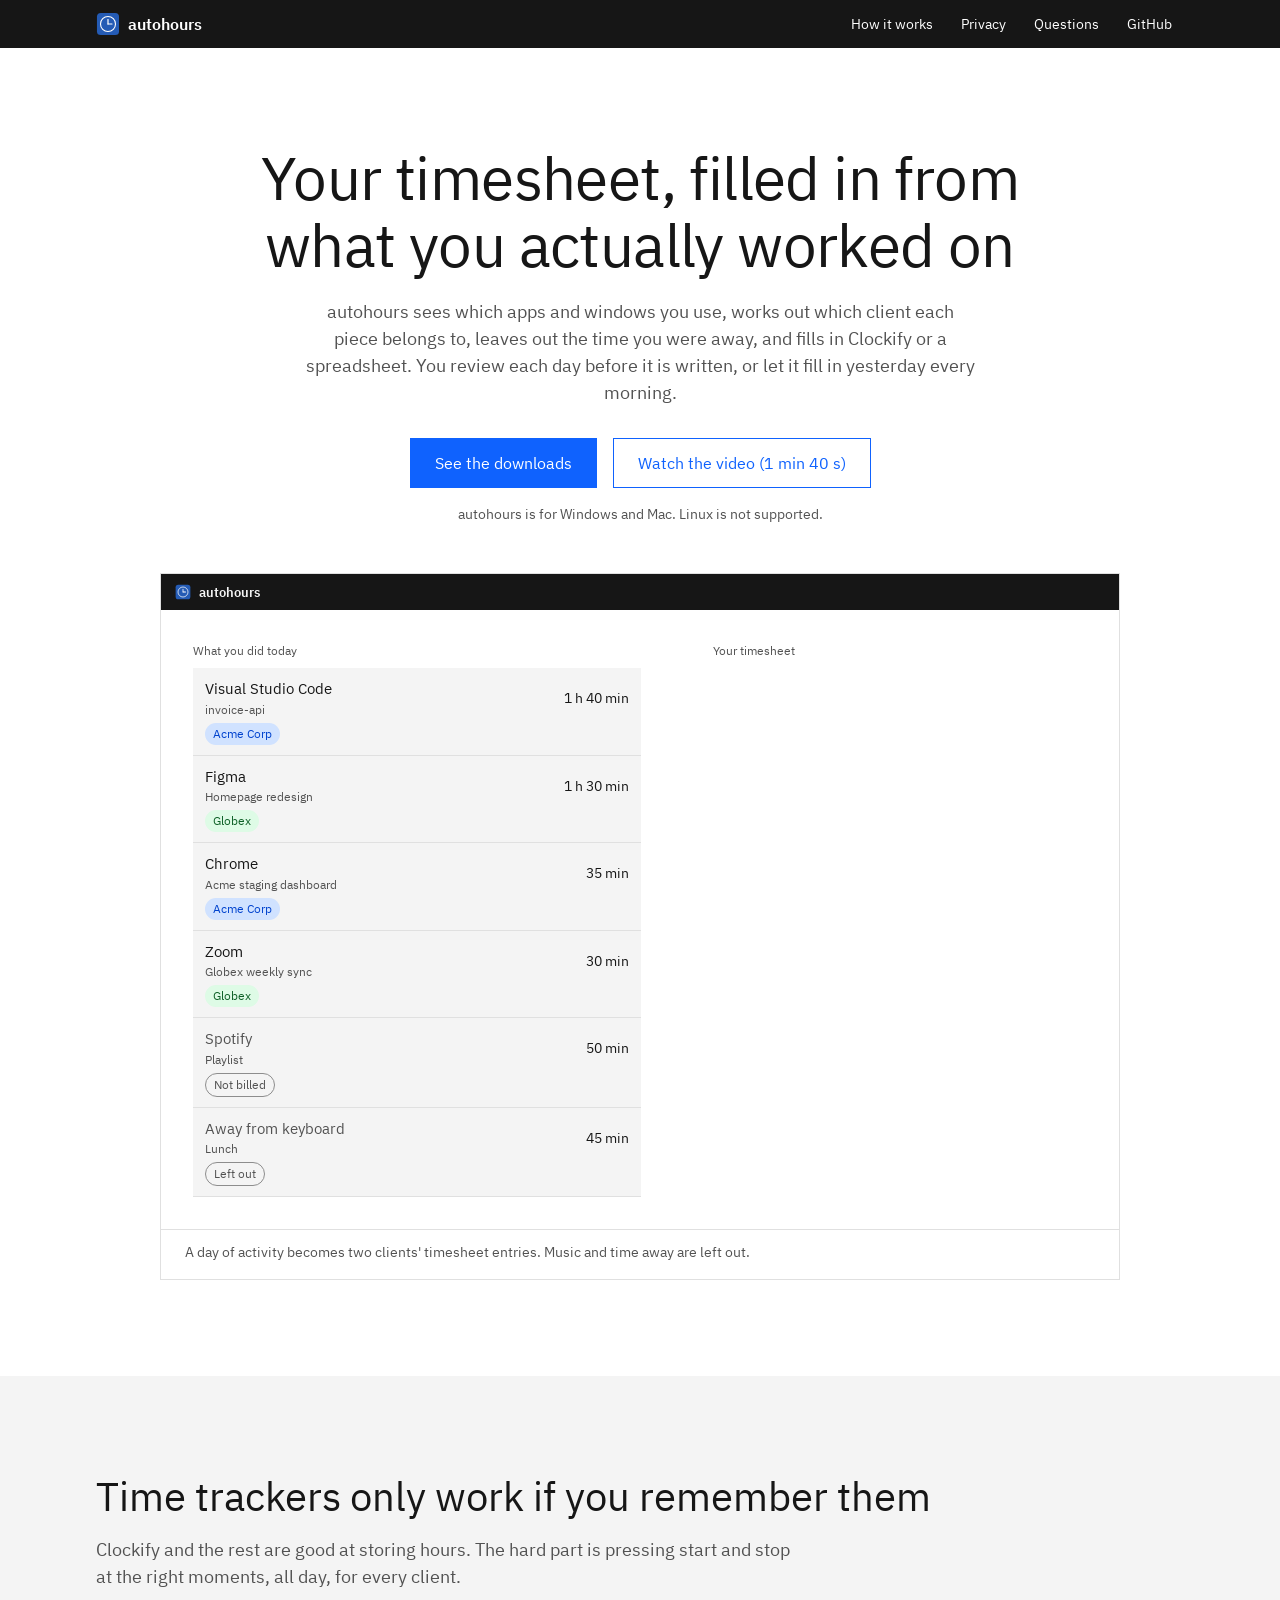
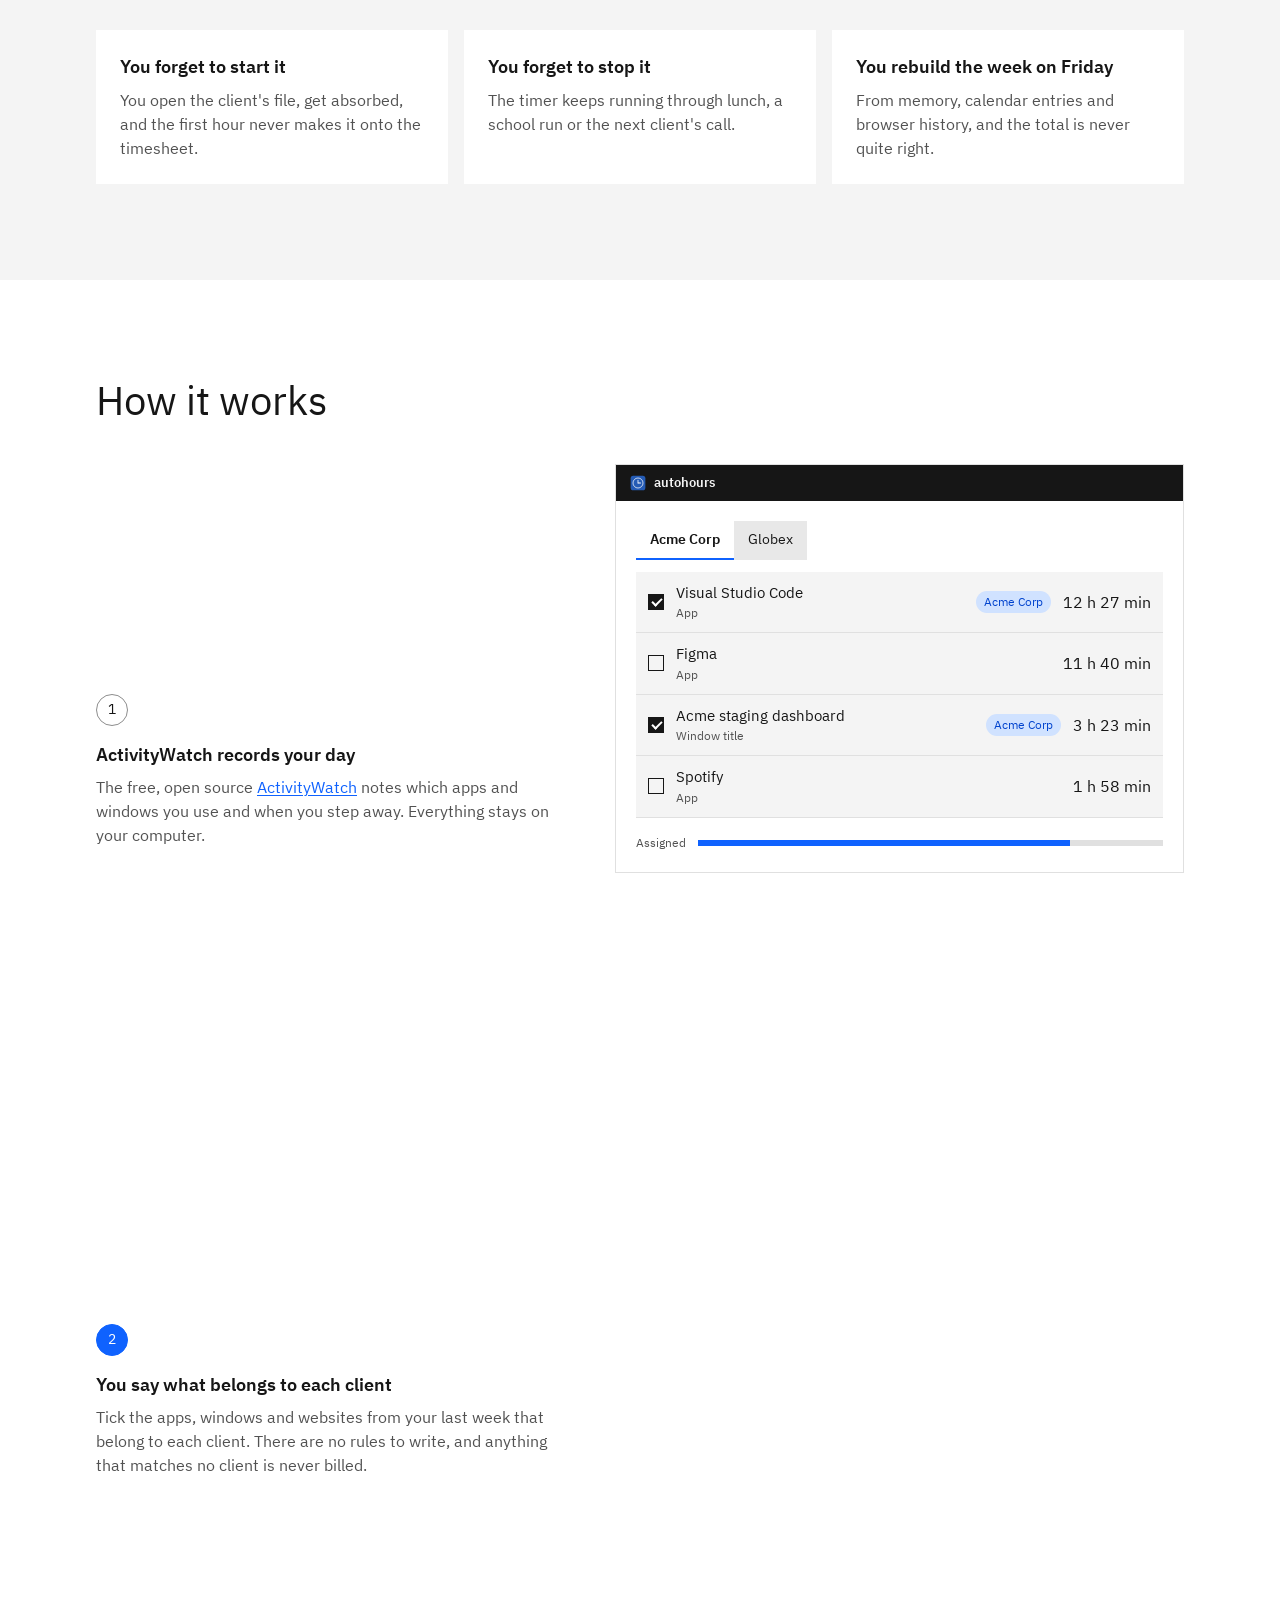
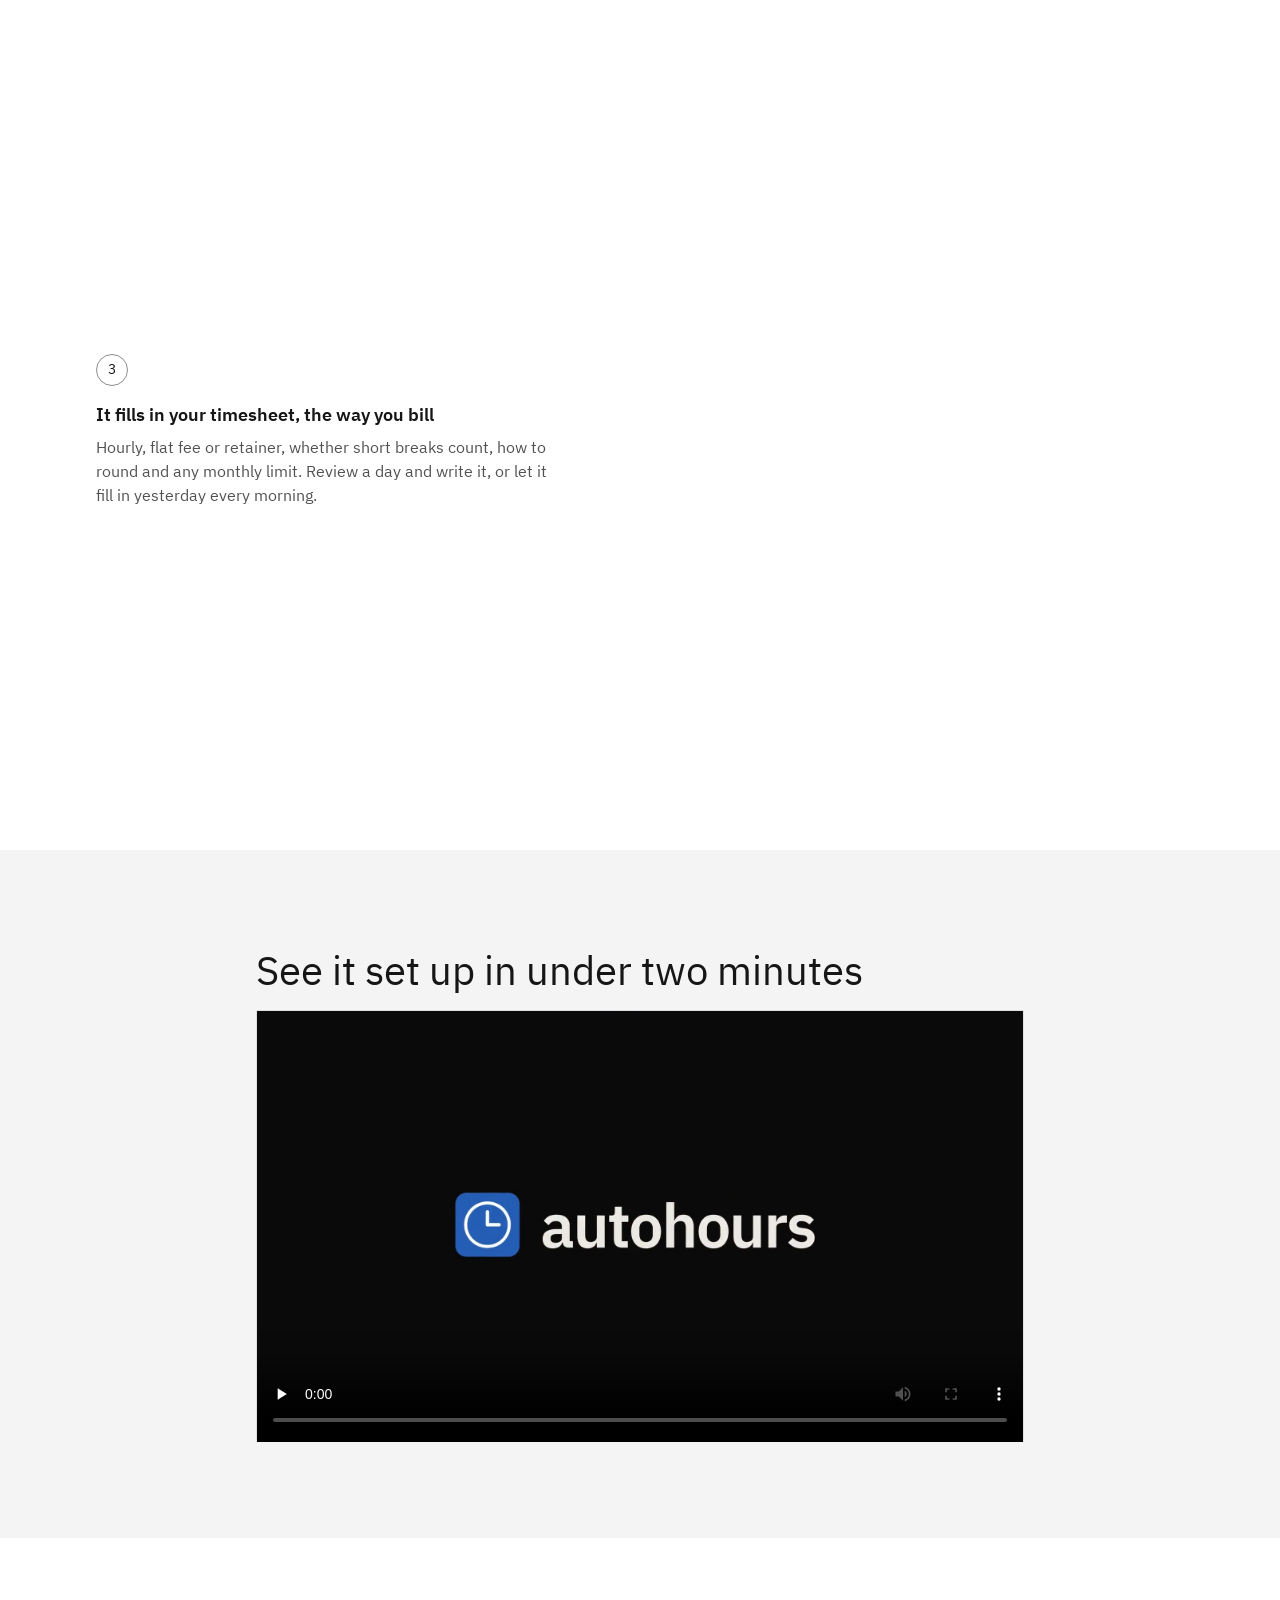
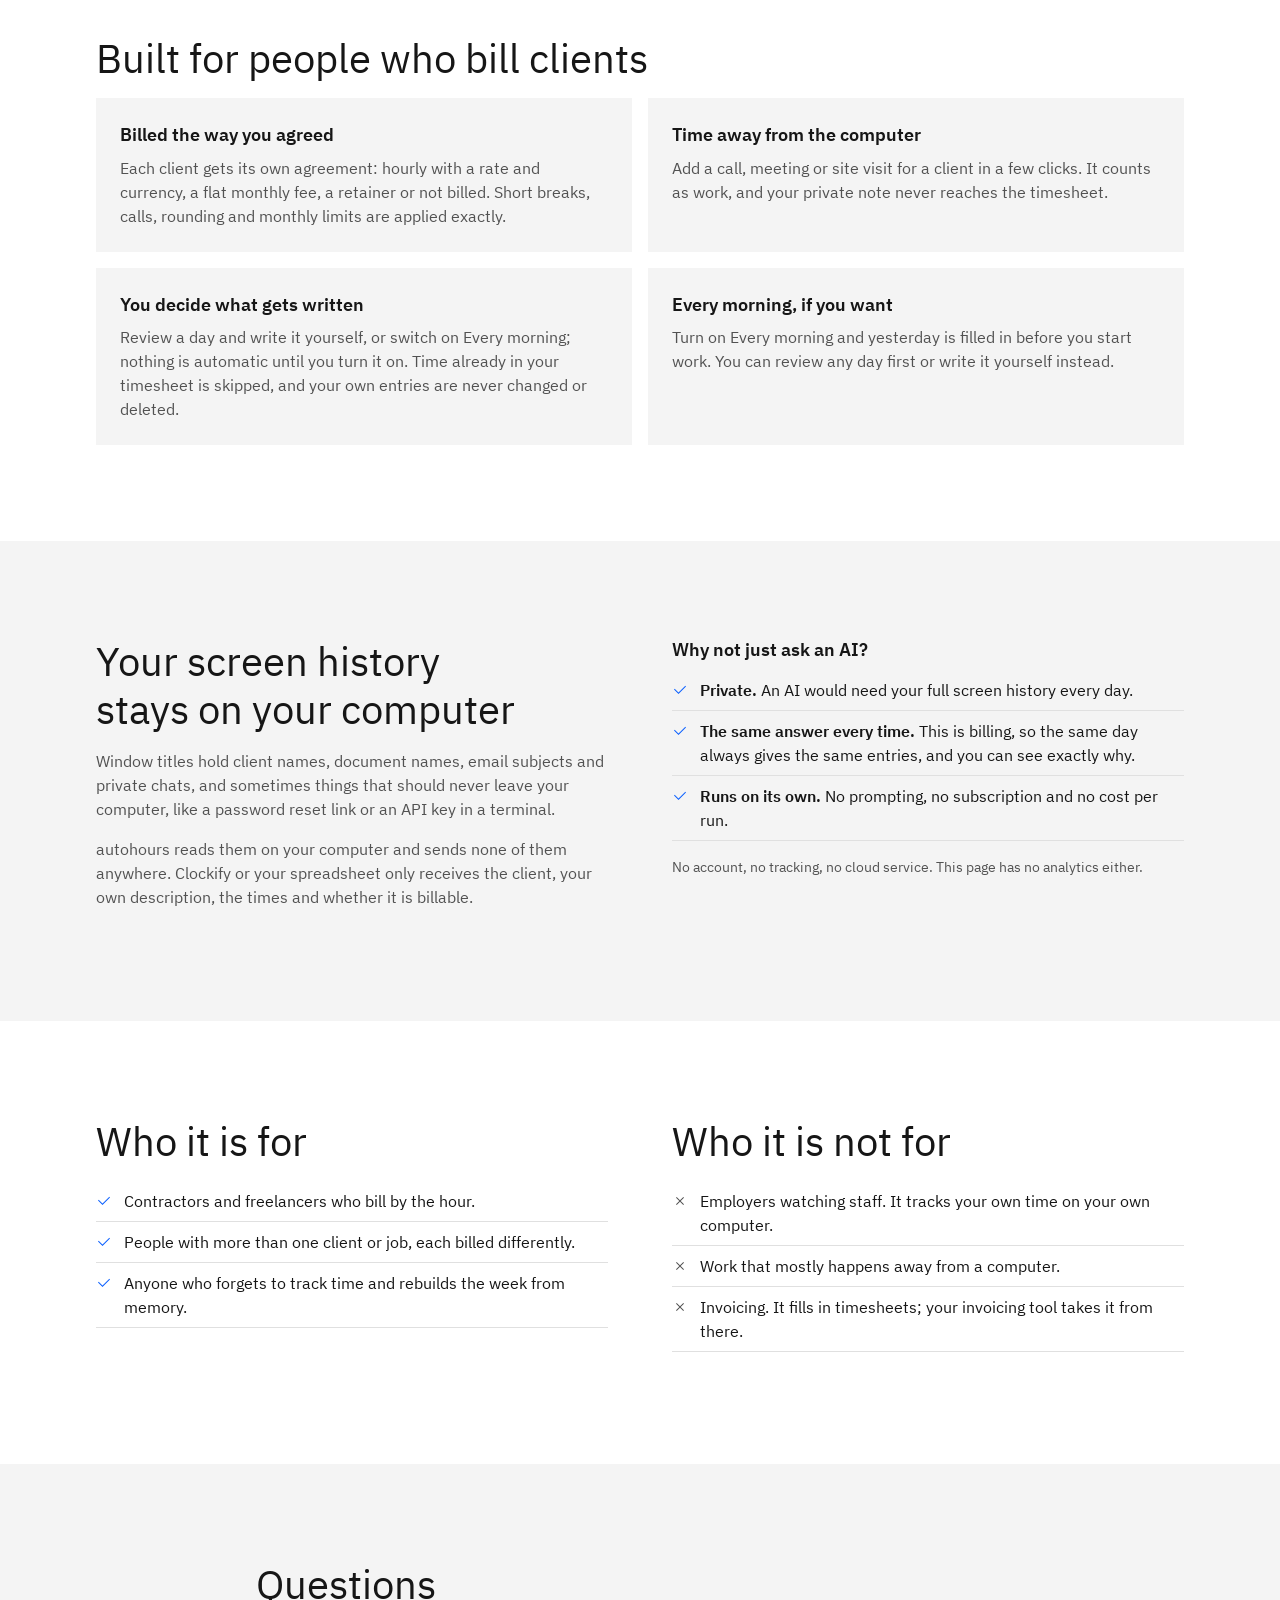
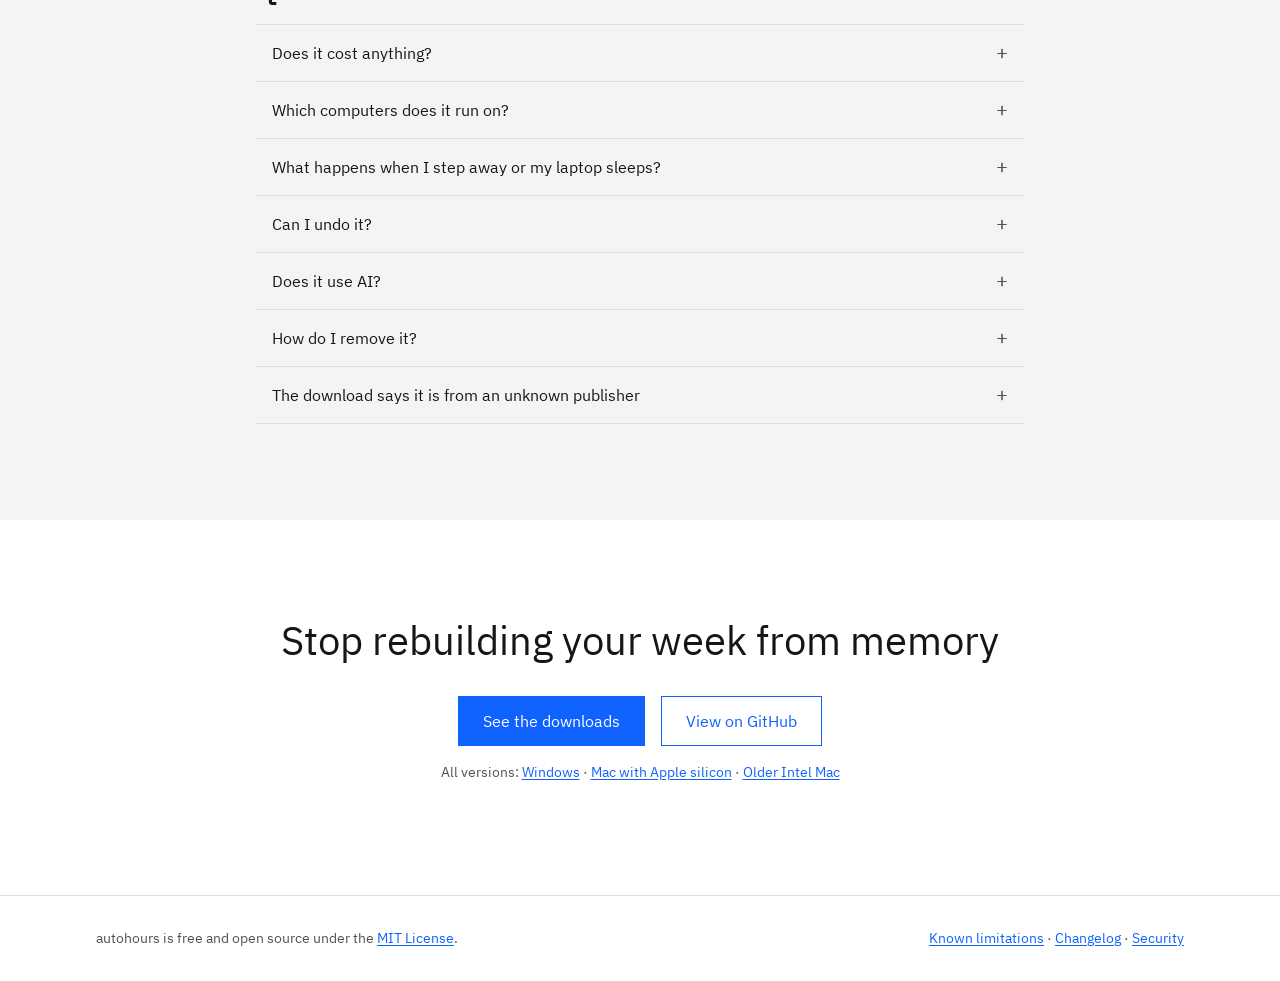
<file: site/index.html>
<!doctype html>
<html lang="en">
<head>
  <meta charset="utf-8">
  <meta name="viewport" content="width=device-width, initial-scale=1">
  <title>autohours: automatic timesheets from what you actually worked on</title>
  <meta name="description" content="Free, private time tracking without timers. autohours turns your ActivityWatch activity into Clockify or spreadsheet timesheets for each client, billed your way, and leaves out time you were away. Windows and Mac.">
  <link rel="canonical" href="https://autohours.vercel.app/">
  <meta name="robots" content="index, follow, max-image-preview:large">
  <meta name="theme-color" content="#161616">
  <meta name="color-scheme" content="light dark">
  <meta property="og:type" content="website">
  <meta property="og:site_name" content="autohours">
  <meta property="og:url" content="https://autohours.vercel.app/">
  <meta property="og:title" content="autohours: your timesheet, filled in from what you actually worked on">
  <meta property="og:description" content="Free, private and open source. Turns your computer activity into Clockify or spreadsheet timesheets for each client, without timers.">
  <meta property="og:image" content="https://autohours.vercel.app/assets/social-card.png">
  <meta property="og:image:width" content="1200">
  <meta property="og:image:height" content="630">
  <meta property="og:image:alt" content="autohours: a timesheet with Acme Corp 2 hours 15 minutes and Globex 2 hours, 460 CAD in total.">
  <meta property="og:locale" content="en">
  <meta name="twitter:card" content="summary_large_image">
  <meta name="twitter:title" content="autohours: your timesheet, filled in from what you actually worked on">
  <meta name="twitter:description" content="Free, private and open source timesheets from what you actually worked on, without timers.">
  <meta name="twitter:image" content="https://autohours.vercel.app/assets/social-card.png">
  <link rel="icon" href="assets/favicon.svg" type="image/svg+xml">
  <link rel="icon" href="assets/favicon-256.png" type="image/png" sizes="256x256">
  <link rel="apple-touch-icon" href="assets/favicon-256.png">
  <link rel="manifest" href="site.webmanifest">
  <link rel="preload" href="fonts/IBMPlexSans-Regular.woff2" as="font" type="font/woff2" crossorigin>
  <script type="application/ld+json">[{"@context": "https://schema.org", "@type": "SoftwareApplication", "name": "autohours", "url": "https://autohours.vercel.app/", "description": "autohours turns your computer activity from ActivityWatch into Clockify or spreadsheet timesheets for each client, billed the way you agreed, and leaves out the time you were away.", "applicationCategory": "BusinessApplication", "operatingSystem": "Windows, macOS", "offers": {"@type": "Offer", "price": "0", "priceCurrency": "USD"}, "downloadUrl": "https://github.com/Gabriel-Dalton/autohours/releases/latest", "image": "https://autohours.vercel.app/assets/social-card.png", "screenshot": "https://autohours.vercel.app/assets/review.png", "license": "https://opensource.org/licenses/MIT", "isAccessibleForFree": true, "codeRepository": "https://github.com/Gabriel-Dalton/autohours", "author": {"@type": "Person", "name": "Gabriel Dalton", "url": "https://github.com/Gabriel-Dalton"}}, {"@context": "https://schema.org", "@type": "FAQPage", "mainEntity": [{"@type": "Question", "name": "Does it cost anything?", "acceptedAnswer": {"@type": "Answer", "text": "No. autohours and ActivityWatch are free and open source, and Clockify's free plan is enough. A spreadsheet works too."}}, {"@type": "Question", "name": "Which computers does it run on?", "acceptedAnswer": {"@type": "Answer", "text": "Windows, used every day. The Mac version is built and checked automatically with every release but is still experimental, because no one has tried it on a real Mac yet. Linux is not supported. If you try it on a Mac, please say how it went."}}, {"@type": "Question", "name": "What happens when I step away or my laptop sleeps?", "acceptedAnswer": {"@type": "Answer", "text": "That time is left out, unless your agreement with that client counts short breaks or calls."}}, {"@type": "Question", "name": "Can I undo it?", "acceptedAnswer": {"@type": "Answer", "text": "Edit or delete the entries in Clockify or your spreadsheet. autohours never deletes anything, and time already there is skipped next time."}}, {"@type": "Question", "name": "Does it use AI?", "acceptedAnswer": {"@type": "Answer", "text": "No. It only matches the apps, windows and websites you chose for each client, so the result is the same every time."}}, {"@type": "Question", "name": "How do I remove it?", "acceptedAnswer": {"@type": "Answer", "text": "On Home, turn off Every morning first, so your computer stops trying to run it. Then delete the app and its settings folder: %APPDATA%\\autohours on Windows or ~/Library/Application Support/autohours on a Mac. If you connected Clockify, delete the key in Clockify's settings too. Your timesheets stay where they are."}}, {"@type": "Question", "name": "The download says it is from an unknown publisher", "acceptedAnswer": {"@type": "Answer", "text": "The downloads are not signed yet. On Windows choose More info, then Run anyway. On a Mac, right-click the app and choose Open. The README has the details."}}]}]</script>
  <link rel="stylesheet" href="styles.css">
  <script src="flag.js"></script>
</head>
<body>
  <a class="skip" href="#main">Skip to content</a>
  <header class="site-header">
    <div class="wrap header-row">
      <a class="brand" href="#top" aria-label="autohours home"><img src="assets/favicon.svg" alt="" width="24" height="24"><span>autohours</span></a>
      <nav aria-label="Main">
        <a href="#how">How it works</a>
        <a href="#privacy">Privacy</a>
        <a href="#faq">Questions</a>
        <a href="https://github.com/Gabriel-Dalton/autohours">GitHub</a>
      </nav>
    </div>
  </header>

  <main id="main">
    <section class="hero wrap" id="top">
      <h1>Your timesheet, filled in from what you actually worked on</h1>
      <p class="lead">autohours sees which apps and windows you use, works out which client each piece belongs to, leaves out the time you were away, and fills in Clockify or a spreadsheet. You review each day before it is written, or let it fill in yesterday every morning.</p>
      <div class="actions">
        <a class="button primary" id="download" href="https://github.com/Gabriel-Dalton/autohours/releases/latest">Download autohours</a>
        <a class="button ghost" href="#video" data-play-video>Watch the video (1 min 40 s)</a>
      </div>
      <p class="fine" id="download-note">Free for Windows and Mac. Works with <a href="https://activitywatch.net/">ActivityWatch</a>, also free.</p>
      <figure class="demo" id="hero-demo" aria-labelledby="hero-demo-caption">
        <div class="app-bar" aria-hidden="true"><img src="assets/favicon.svg" alt="" width="16" height="16"> autohours</div>
        <div class="demo-body">
          <div class="demo-col">
            <p class="demo-label">What you did today</p>
            <ul class="activity">
              <li data-i="0"><span class="item"><b>Visual Studio Code</b><small>invoice-api</small></span><span class="dur">1 h 40 min</span><span class="tag acme">Acme Corp</span></li>
              <li data-i="1"><span class="item"><b>Figma</b><small>Homepage redesign</small></span><span class="dur">1 h 30 min</span><span class="tag globex">Globex</span></li>
              <li data-i="2"><span class="item"><b>Chrome</b><small>Acme staging dashboard</small></span><span class="dur">35 min</span><span class="tag acme">Acme Corp</span></li>
              <li data-i="3"><span class="item"><b>Zoom</b><small>Globex weekly sync</small></span><span class="dur">30 min</span><span class="tag globex">Globex</span></li>
              <li data-i="4" class="skip-row"><span class="item"><b>Spotify</b><small>Playlist</small></span><span class="dur">50 min</span><span class="tag none">Not billed</span></li>
              <li data-i="5" class="skip-row"><span class="item"><b>Away from keyboard</b><small>Lunch</small></span><span class="dur">45 min</span><span class="tag none">Left out</span></li>
            </ul>
          </div>
          <div class="demo-arrow" aria-hidden="true"></div>
          <div class="demo-col">
            <p class="demo-label">Your timesheet</p>
            <ul class="entries">
              <li data-i="0"><span class="dot acme" aria-hidden="true"></span><span>Acme Corp</span><span class="count" data-minutes="135">2 h 15 min</span></li>
              <li data-i="1"><span class="dot globex" aria-hidden="true"></span><span>Globex</span><span class="count" data-minutes="120">2 h 0 min</span></li>
            </ul>
            <div class="totals">
              <div><small>Time</small><strong class="count" data-minutes="255">4 h 15 min</strong></div>
              <div><small>Amount</small><strong class="count" data-amount="460">460.00 CAD</strong></div>
            </div>
            <p class="demo-done">Ready to write to Clockify</p>
          </div>
        </div>
        <figcaption id="hero-demo-caption">A day of activity becomes two clients' timesheet entries. Music and time away are left out. <button type="button" class="replay" hidden>Play again</button></figcaption>
      </figure>
    </section>

    <section class="band" aria-labelledby="problem">
      <div class="wrap">
        <h2 id="problem">Time trackers only work if you remember them</h2>
        <p class="section-lead">Clockify and the rest are good at storing hours. The hard part is pressing start and stop at the right moments, all day, for every client.</p>
        <ul class="cards three">
          <li><h3>You forget to start it</h3><p>You open the client's file, get absorbed, and the first hour never makes it onto the timesheet.</p></li>
          <li><h3>You forget to stop it</h3><p>The timer keeps running through lunch, a school run or the next client's call.</p></li>
          <li><h3>You rebuild the week on Friday</h3><p>From memory, calendar entries and browser history, and the total is never quite right.</p></li>
        </ul>
      </div>
    </section>

    <section class="wrap" id="how" aria-labelledby="how-heading">
      <h2 id="how-heading">How it works</h2>
      <div class="walk">
        <ol class="walk-steps">
          <li class="walk-step" data-scene="1">
            <span class="step-number">1</span>
            <h3>ActivityWatch records your day</h3>
            <p>The free, open source <a href="https://activitywatch.net/">ActivityWatch</a> notes which apps and windows you use and when you step away. Everything stays on your computer.</p>
            <div class="scene-slot"></div>
          </li>
          <li class="walk-step" data-scene="2">
            <span class="step-number">2</span>
            <h3>You say what belongs to each client</h3>
            <p>Tick the apps, windows and websites from your last week that belong to each client. There are no rules to write, and anything that matches no client is never billed.</p>
            <div class="scene-slot"></div>
          </li>
          <li class="walk-step" data-scene="3">
            <span class="step-number">3</span>
            <h3>It fills in your timesheet, the way you bill</h3>
            <p>Hourly, flat fee or retainer, whether short breaks count, how to round and any monthly limit. Review a day and write it, or let it fill in yesterday every morning.</p>
            <div class="scene-slot"></div>
          </li>
        </ol>
        <div class="walk-stage" aria-hidden="true">
          <div class="scene-frame">
            <div class="app-bar"><img src="assets/favicon.svg" alt="" width="16" height="16"> autohours</div>
            <div class="scene" data-scene="1">
              <div class="mini-note"><span class="ok" aria-hidden="true"></span><span><b>ActivityWatch is running</b><small>Recording apps and time away on this computer</small></span></div>
              <p class="demo-label">Recording now</p>
              <ul class="mini-list">
                <li data-i="0"><span class="item"><b>Visual Studio Code</b><small>checkout.py</small></span><span class="tick-up" data-from="62">1 h 2 min</span></li>
                <li data-i="1"><span class="item"><b>Figma</b><small>Brand kit</small></span><span class="tick-up" data-from="38">38 min</span></li>
                <li data-i="2"><span class="item"><b>Slack</b><small>#general</small></span><span>12 min</span></li>
                <li data-i="3" class="away"><span class="item"><b>Away from keyboard</b><small>Coffee</small></span><span>9 min</span></li>
              </ul>
            </div>
            <div class="scene" data-scene="2">
              <div class="mini-tabs"><span class="on">Acme Corp</span><span>Globex</span></div>
              <ul class="mini-list checks">
                <li data-i="0" class="pick"><span class="box" aria-hidden="true"></span><span class="item"><b>Visual Studio Code</b><small>App</small></span><span class="tag acme">Acme Corp</span><span>12 h 27 min</span></li>
                <li data-i="1"><span class="box" aria-hidden="true"></span><span class="item"><b>Figma</b><small>App</small></span><span></span><span>11 h 40 min</span></li>
                <li data-i="2" class="pick"><span class="box" aria-hidden="true"></span><span class="item"><b>Acme staging dashboard</b><small>Window title</small></span><span class="tag acme">Acme Corp</span><span>3 h 23 min</span></li>
                <li data-i="3"><span class="box" aria-hidden="true"></span><span class="item"><b>Spotify</b><small>App</small></span><span></span><span>1 h 58 min</span></li>
              </ul>
              <div class="mini-coverage"><span>Assigned</span><span class="bar"><span></span></span></div>
            </div>
            <div class="scene" data-scene="3">
              <p class="mini-q">How do you bill Acme Corp?</p>
              <div class="mini-cards"><span class="card-pick">By the hour</span><span>Flat monthly fee</span><span>Retainer</span><span>Not billed</span></div>
              <div class="mini-rate"><span class="field">120</span><small>per hour in</small><span class="field">CAD</span></div>
              <p class="mini-summary">By the hour, 120 CAD, breaks up to 10 min</p>
              <div class="mini-confirm"><span class="ok" aria-hidden="true"></span><span><b>Wrote 11 entries (6 h 20 min)</b><small>to Clockify, for Friday</small></span></div>
            </div>
          </div>
        </div>
      </div>
    </section>

    <section class="band" id="video" aria-labelledby="video-heading">
      <div class="wrap narrow">
        <h2 id="video-heading">See it set up in under two minutes</h2>
        <video controls preload="none" playsinline poster="assets/video-poster.jpg" width="1920" height="1080">
          <source src="assets/autohours.mp4" type="video/mp4">
          <a href="assets/autohours.mp4">Download the video</a>
        </video>
      </div>
    </section>

    <section class="wrap" aria-labelledby="features">
      <h2 id="features">Built for people who bill clients</h2>
      <ul class="cards two">
        <li><h3>Billed the way you agreed</h3><p>Each client gets its own agreement: hourly with a rate and currency, a flat monthly fee, a retainer or not billed. Short breaks, calls, rounding and monthly limits are applied exactly.</p></li>
        <li><h3>Time away from the computer</h3><p>Add a call, meeting or site visit for a client in a few clicks. It counts as work, and your private note never reaches the timesheet.</p></li>
        <li><h3>You decide what gets written</h3><p>Review a day and write it yourself, or switch on Every morning; nothing is automatic until you turn it on. Time already in your timesheet is skipped, and your own entries are never changed or deleted.</p></li>
        <li><h3>Every morning, if you want</h3><p>Turn on Every morning and yesterday is filled in before you start work. You can review any day first or write it yourself instead.</p></li>
      </ul>
    </section>

    <section class="band" id="privacy" aria-labelledby="privacy-heading">
      <div class="wrap two-col">
        <div>
          <h2 id="privacy-heading">Your screen history stays on your computer</h2>
          <p>Window titles hold client names, document names, email subjects and private chats, and sometimes things that should never leave your computer, like a password reset link or an API key in a terminal.</p>
          <p>autohours reads them on your computer and sends none of them anywhere. Clockify or your spreadsheet only receives the client, your own description, the times and whether it is billable.</p>
        </div>
        <div>
          <h3>Why not just ask an AI?</h3>
          <ul class="ticks">
            <li><strong>Private.</strong> An AI would need your full screen history every day.</li>
            <li><strong>The same answer every time.</strong> This is billing, so the same day always gives the same entries, and you can see exactly why.</li>
            <li><strong>Runs on its own.</strong> No prompting, no subscription and no cost per run.</li>
          </ul>
          <p class="fine">No account, no tracking, no cloud service. This page has no analytics either.</p>
        </div>
      </div>
    </section>

    <section class="wrap two-col" aria-labelledby="fit">
      <div>
        <h2 id="fit">Who it is for</h2>
        <ul class="ticks">
          <li>Contractors and freelancers who bill by the hour.</li>
          <li>People with more than one client or job, each billed differently.</li>
          <li>Anyone who forgets to track time and rebuilds the week from memory.</li>
        </ul>
      </div>
      <div>
        <h2>Who it is not for</h2>
        <ul class="crosses">
          <li>Employers watching staff. It tracks your own time on your own computer.</li>
          <li>Work that mostly happens away from a computer.</li>
          <li>Invoicing. It fills in timesheets; your invoicing tool takes it from there.</li>
        </ul>
      </div>
    </section>

    <section class="band" id="faq" aria-labelledby="faq-heading">
      <div class="wrap narrow">
        <h2 id="faq-heading">Questions</h2>
        <details><summary>Does it cost anything?</summary><p>No. autohours and ActivityWatch are free and open source, and Clockify's free plan is enough. A spreadsheet works too.</p></details>
        <details><summary>Which computers does it run on?</summary><p>Windows, used every day. The Mac version is built and checked automatically with every release but is still experimental, because no one has tried it on a real Mac yet. Linux is not supported. If you try it on a Mac, please <a href="https://github.com/Gabriel-Dalton/autohours/issues">say how it went</a>.</p></details>
        <details><summary>What happens when I step away or my laptop sleeps?</summary><p>That time is left out, unless your agreement with that client counts short breaks or calls.</p></details>
        <details><summary>Can I undo it?</summary><p>Edit or delete the entries in Clockify or your spreadsheet. autohours never deletes anything, and time already there is skipped next time.</p></details>
        <details><summary>Does it use AI?</summary><p>No. It only matches the apps, windows and websites you chose for each client, so the result is the same every time.</p></details>
        <details><summary>How do I remove it?</summary><p>On Home, turn off Every morning first, so your computer stops trying to run it. Then delete the app and its settings folder: <code>%APPDATA%\autohours</code> on Windows or <code>~/Library/Application Support/autohours</code> on a Mac. If you connected Clockify, delete the key in Clockify's settings too. Your timesheets stay where they are.</p></details>
        <details><summary>The download says it is from an unknown publisher</summary><p>The downloads are not signed yet. On Windows choose More info, then Run anyway. On a Mac, right-click the app and choose Open. The <a href="https://github.com/Gabriel-Dalton/autohours#get-started">README</a> has the details.</p></details>
      </div>
    </section>

    <section class="wrap closing" aria-labelledby="closing">
      <h2 id="closing">Stop rebuilding your week from memory</h2>
      <div class="actions">
        <a class="button primary" href="https://github.com/Gabriel-Dalton/autohours/releases/latest" data-download>Download autohours</a>
        <a class="button ghost" href="https://github.com/Gabriel-Dalton/autohours">View on GitHub</a>
      </div>
      <p class="fine" id="all-downloads">All versions: <a href="https://github.com/Gabriel-Dalton/autohours/releases/latest/download/autohours-windows.exe">Windows</a> · <a href="https://github.com/Gabriel-Dalton/autohours/releases/latest/download/autohours-macos-apple-silicon.zip">Mac with Apple silicon</a> · <a href="https://github.com/Gabriel-Dalton/autohours/releases/latest/download/autohours-macos-intel.zip">Older Intel Mac</a></p>
    </section>
  </main>

  <dialog class="player" id="player" aria-label="autohours video">
    <div class="player-bar">
      <span>See it set up in under two minutes</span>
      <button type="button" class="player-close" aria-label="Close video">Close</button>
    </div>
    <div class="player-stage">
      <video controls playsinline preload="none" poster="assets/video-poster.jpg" width="1920" height="1080">
        <source src="assets/autohours.mp4" type="video/mp4">
      </video>
      <button type="button" class="player-unmute" hidden>Unmute</button>
      <button type="button" class="player-start" hidden>Play video</button>
    </div>
  </dialog>

  <footer class="site-footer">
    <div class="wrap footer-row">
      <p>autohours is free and open source under the <a href="https://github.com/Gabriel-Dalton/autohours/blob/main/LICENSE">MIT License</a>.</p>
      <p><a href="https://github.com/Gabriel-Dalton/autohours#known-limitations">Known limitations</a> · <a href="https://github.com/Gabriel-Dalton/autohours/blob/main/CHANGELOG.md">Changelog</a> · <a href="https://github.com/Gabriel-Dalton/autohours/blob/main/SECURITY.md">Security</a></p>
    </div>
  </footer>
  <script src="script.js" defer></script>
  <script src="demo.js" defer></script>
</body>
</html>
</file>
<file: site/styles.css>
/* The same IBM Carbon tokens and IBM Plex Sans as the app, in light and dark. Colour only carries meaning: blue for actions and links. */
@font-face { font-family: "IBM Plex Sans"; src: url("fonts/IBMPlexSans-Regular.woff2") format("woff2"); font-weight: 400; font-display: swap; }
@font-face { font-family: "IBM Plex Sans"; src: url("fonts/IBMPlexSans-SemiBold.woff2") format("woff2"); font-weight: 600; font-display: swap; }

:root {
  color-scheme: light dark;
  --background: #ffffff; --layer: #f4f4f4; --layer-hover: #e8e8e8; --border: #e0e0e0; --border-strong: #8d8d8d;
  --text: #161616; --text-secondary: #525252; --link: #0f62fe; --link-hover: #0043ce;
  --button: #0f62fe; --button-hover: #0050e6; --on-button: #ffffff; --focus: #0f62fe;
  --header: #161616; --on-header: #ffffff;
}
@media (prefers-color-scheme: dark) {
  :root {
    --background: #161616; --layer: #262626; --layer-hover: #333333; --border: #393939; --border-strong: #6f6f6f;
    --text: #f4f4f4; --text-secondary: #c6c6c6; --link: #78a9ff; --link-hover: #a6c8ff;
    --button: #0f62fe; --button-hover: #0050e6; --on-button: #ffffff; --focus: #ffffff;
    --header: #161616; --on-header: #f4f4f4;
  }
}

* { box-sizing: border-box; }
html { scroll-behavior: smooth; scroll-padding-top: 4rem; }
@media (prefers-reduced-motion: reduce) { html { scroll-behavior: auto; } }
body { margin: 0; background: var(--background); color: var(--text); font: 400 1rem/1.5 "IBM Plex Sans", system-ui, sans-serif; -webkit-font-smoothing: antialiased; }
img, video { display: block; max-width: 100%; height: auto; }
[hidden] { display: none !important; }
a { color: var(--link); text-underline-offset: 0.15em; }
a:hover { color: var(--link-hover); }
:focus-visible { outline: 2px solid var(--focus); outline-offset: 2px; }
h1, h2, h3 { margin: 0; text-wrap: balance; }
p { margin: 0 0 1rem; }

.wrap { width: 100%; max-width: 72rem; margin: 0 auto; padding-inline: 1rem; }
.narrow { max-width: 52rem; }
@media (min-width: 42rem) { .wrap { padding-inline: 2rem; } }

.skip { position: absolute; left: -999px; top: 0; background: var(--button); color: var(--on-button); padding: 0.75rem 1rem; z-index: 10; }
.skip:focus { left: 0; }

.site-header { position: sticky; top: 0; z-index: 5; background: var(--header); color: var(--on-header); }
.header-row { display: flex; align-items: center; justify-content: space-between; gap: 1rem; min-height: 3rem; }
.brand { display: inline-flex; align-items: center; gap: 0.5rem; color: var(--on-header); text-decoration: none; font-weight: 600; }
.site-header nav { display: flex; gap: 0.25rem; }
.site-header nav a { color: var(--on-header); text-decoration: none; padding: 0.75rem 0.75rem; font-size: 0.875rem; }
.site-header nav a:hover { background: #333333; color: #ffffff; }
@media (max-width: 42rem) { .site-header nav a:not(:last-child) { display: none; } }

section { padding-block: 4rem; }
@media (min-width: 64rem) { section { padding-block: 6rem; } }
.band { background: var(--layer); }
h2 { font-weight: 400; font-size: clamp(1.75rem, 1.4rem + 1.4vw, 2.5rem); line-height: 1.2; margin-bottom: 1rem; }
h3 { font-weight: 600; font-size: 1.125rem; line-height: 1.4; margin-bottom: 0.5rem; }
.section-lead { color: var(--text-secondary); font-size: 1.125rem; max-width: 44rem; margin-bottom: 2.5rem; }

.hero { padding-top: 4rem; text-align: center; }
@media (min-width: 64rem) { .hero { padding-top: 6rem; } }
.hero h1 { font-weight: 400; font-size: clamp(2.25rem, 1.6rem + 2.8vw, 3.75rem); line-height: 1.12; letter-spacing: -0.01em; max-width: 52rem; margin: 0 auto 1.25rem; }
.lead { font-size: 1.125rem; color: var(--text-secondary); max-width: 42rem; margin: 0 auto 2rem; }
.actions { display: flex; flex-wrap: wrap; gap: 1rem; justify-content: center; }
.fine { font-size: 0.875rem; color: var(--text-secondary); margin-top: 1rem; }

.button { display: inline-flex; align-items: center; justify-content: center; min-height: 3rem; padding: 0.75rem 1.5rem; text-decoration: none; font-weight: 400; border: 1px solid transparent; }
.button.primary { background: var(--button); color: var(--on-button); }
.button.primary:hover { background: var(--button-hover); color: var(--on-button); }
.button.ghost { border-color: var(--link); color: var(--link); }
.button.ghost:hover { background: var(--layer-hover); }
@media (max-width: 30rem) { .actions .button { width: 100%; } }

.cards { list-style: none; padding: 0; margin: 0; display: grid; gap: 1rem; }
.cards li { background: var(--background); padding: 1.5rem; }
.band .cards li { background: var(--background); }
section:not(.band) .cards li { background: var(--layer); }
.cards p { color: var(--text-secondary); margin: 0; }
@media (min-width: 48rem) { .cards.three { grid-template-columns: repeat(3, 1fr); } .cards.two { grid-template-columns: repeat(2, 1fr); } }

.step-number { display: inline-flex; align-items: center; justify-content: center; width: 2rem; height: 2rem; border: 1px solid var(--border-strong); border-radius: 50%; font-size: 0.875rem; margin-bottom: 1rem; }

#video video { width: 100%; background: #000; border: 1px solid var(--border); }

.two-col { display: grid; gap: 2.5rem; }
@media (min-width: 56rem) { .two-col { grid-template-columns: 1fr 1fr; gap: 4rem; } }
.two-col p { color: var(--text-secondary); }
.ticks, .crosses { list-style: none; padding: 0; margin: 0 0 1rem; }
.ticks li, .crosses li { position: relative; padding: 0.5rem 0 0.5rem 1.75rem; border-bottom: 1px solid var(--border); }
.ticks li::before, .crosses li::before { content: ""; position: absolute; left: 0; top: 0.75rem; width: 1rem; height: 1rem;
  -webkit-mask: var(--icon) center / contain no-repeat; mask: var(--icon) center / contain no-repeat; }
.ticks li::before { background: var(--link); --icon: url("data:image/svg+xml,%3Csvg xmlns='http://www.w3.org/2000/svg' viewBox='0 0 32 32'%3E%3Cpath d='M13 24 4 15l1.41-1.41L13 21.17 26.59 7.59 28 9 13 24z'/%3E%3C/svg%3E"); }
.crosses li::before { background: var(--text-secondary); --icon: url("data:image/svg+xml,%3Csvg xmlns='http://www.w3.org/2000/svg' viewBox='0 0 32 32'%3E%3Cpath d='M24 9.41 22.59 8 16 14.59 9.41 8 8 9.41 14.59 16 8 22.59 9.41 24 16 17.41 22.59 24 24 22.59 17.41 16 24 9.41z'/%3E%3C/svg%3E"); }

details { border-bottom: 1px solid var(--border); }
details:first-of-type { border-top: 1px solid var(--border); }
summary { cursor: pointer; list-style: none; display: flex; justify-content: space-between; align-items: center; gap: 1rem; padding: 1rem; }
summary::-webkit-details-marker { display: none; }
summary::after { content: "+"; font-size: 1.25rem; line-height: 1; color: var(--text-secondary); }
details[open] summary::after { content: "\2212"; }
summary:hover { background: var(--layer-hover); }
details p { padding: 0 1rem 1rem; color: var(--text-secondary); margin: 0; }

.closing { text-align: center; }
.closing h2 { margin-bottom: 2rem; }

.site-footer { border-top: 1px solid var(--border); padding-block: 2rem; font-size: 0.875rem; color: var(--text-secondary); }
.footer-row { display: flex; flex-wrap: wrap; justify-content: space-between; gap: 0.5rem 2rem; }
.footer-row p { margin: 0; }

/* Video pop-up. Native dialog: Escape closes it and focus returns to the button. */
.player { padding: 0; border: 0; background: #000; color: #f4f4f4; width: min(72rem, calc(100vw - 2rem)); max-width: none; }
.player::backdrop { background: rgb(0 0 0 / 0.8); }
.player-bar { display: flex; justify-content: space-between; align-items: center; gap: 1rem; padding: 0.5rem 0.5rem 0.5rem 1rem; background: #161616; font-size: 0.875rem; }
.player-close { background: transparent; color: #f4f4f4; border: 1px solid #6f6f6f; padding: 0.5rem 1rem; font: inherit; cursor: pointer; }
.player-close:hover { background: #333333; }
.player video { width: 100%; }
.player-stage { position: relative; }
.player-unmute, .player-start { position: absolute; border: 0; cursor: pointer; font: inherit; color: #ffffff; background: #0f62fe; }
.player-unmute:hover, .player-start:hover { background: #0050e6; }
.player-unmute { top: 1rem; left: 1rem; display: inline-flex; align-items: center; gap: 0.5rem; padding: 0.625rem 1rem 0.625rem 0.875rem; }
.player-unmute::before { content: ""; width: 1.25rem; height: 1.25rem; background: currentColor;
  -webkit-mask: url("data:image/svg+xml,%3Csvg xmlns='http://www.w3.org/2000/svg' viewBox='0 0 32 32'%3E%3Cpath d='M27.16 8.08 25.7 9.48a11.94 11.94 0 0 1 0 13.04l1.46 1.4a13.95 13.95 0 0 0 0-15.84zM22.72 12.26l-1.46 1.43a4.38 4.38 0 0 1 0 4.62l1.46 1.43a6.37 6.37 0 0 0 0-7.48zM18 30a1 1 0 0 1-.71-.3L9.67 22H3a1 1 0 0 1-1-1V11a1 1 0 0 1 1-1h6.67l7.62-7.7a1 1 0 0 1 1.41 0A1 1 0 0 1 19 3v26a1 1 0 0 1-1 1z'/%3E%3C/svg%3E") center / contain no-repeat;
  mask: url("data:image/svg+xml,%3Csvg xmlns='http://www.w3.org/2000/svg' viewBox='0 0 32 32'%3E%3Cpath d='M27.16 8.08 25.7 9.48a11.94 11.94 0 0 1 0 13.04l1.46 1.4a13.95 13.95 0 0 0 0-15.84zM22.72 12.26l-1.46 1.43a4.38 4.38 0 0 1 0 4.62l1.46 1.43a6.37 6.37 0 0 0 0-7.48zM18 30a1 1 0 0 1-.71-.3L9.67 22H3a1 1 0 0 1-1-1V11a1 1 0 0 1 1-1h6.67l7.62-7.7a1 1 0 0 1 1.41 0A1 1 0 0 1 19 3v26a1 1 0 0 1-1 1z'/%3E%3C/svg%3E") center / contain no-repeat; }
.player-start { top: 50%; left: 50%; transform: translate(-50%, -50%); padding: 1rem 2rem; font-size: 1.125rem; }
@media (max-width: 42rem) { .player { width: 100vw; margin: auto 0; } }

/* Hero demo and walkthrough scenes: small, faithful versions of the app's own screens. */
.demo, .scene-frame { margin: 3rem auto 0; max-width: 60rem; background: var(--background); border: 1px solid var(--border); text-align: left; }
.app-bar { display: flex; align-items: center; gap: 0.5rem; height: 2.25rem; padding: 0 0.875rem; background: #161616; color: #f4f4f4; font-size: 0.8125rem; font-weight: 600; }
.demo-body { display: grid; gap: 1.5rem; padding: 1.5rem; }
@media (min-width: 56rem) { .demo-body { grid-template-columns: 1.2fr auto 1fr; align-items: start; padding: 2rem; } }
.demo-label { font-size: 0.75rem; color: var(--text-secondary); margin: 0 0 0.5rem; }
.activity, .entries, .mini-list { list-style: none; padding: 0; margin: 0; }
.activity li, .mini-list li { display: grid; grid-template-columns: minmax(0, 1fr) auto; align-items: center; gap: 0.25rem 0.75rem; padding: 0.625rem 0.75rem; background: var(--layer); border-bottom: 1px solid var(--border); }
.activity li .tag { grid-column: 1 / -1; justify-self: start; }
.item { display: grid; min-width: 0; }
.item b { font-weight: 400; font-size: 0.9375rem; overflow: hidden; text-overflow: ellipsis; white-space: nowrap; }
.item small, .demo li small { color: var(--text-secondary); font-size: 0.75rem; }
.dur, .count, .tick-up { font-variant-numeric: tabular-nums; font-size: 0.875rem; }
.tag { display: inline-block; padding: 0.125rem 0.5rem; border-radius: 999px; font-size: 0.75rem; }
.tag.acme { background: #d0e2ff; color: #0043ce; }
.tag.globex { background: #defbe6; color: #0e6027; }
.tag.none { background: transparent; color: var(--text-secondary); border: 1px solid var(--border-strong); }
@media (prefers-color-scheme: dark) { .tag.acme { background: #002d9c; color: #d0e2ff; } .tag.globex { background: #044317; color: #a7f0ba; } }
.demo-arrow { width: 1.5rem; height: 1.5rem; justify-self: center; align-self: center; background: var(--link);
  -webkit-mask: url("data:image/svg+xml,%3Csvg xmlns='http://www.w3.org/2000/svg' viewBox='0 0 32 32'%3E%3Cpath d='M16 4l-1.41 1.41L24.17 15H4v2h20.17l-9.58 9.59L16 28l12-12L16 4z'/%3E%3C/svg%3E") center / contain no-repeat;
  mask: url("data:image/svg+xml,%3Csvg xmlns='http://www.w3.org/2000/svg' viewBox='0 0 32 32'%3E%3Cpath d='M16 4l-1.41 1.41L24.17 15H4v2h20.17l-9.58 9.59L16 28l12-12L16 4z'/%3E%3C/svg%3E") center / contain no-repeat; }
@media (max-width: 55.99rem) { .demo-arrow { transform: rotate(90deg); } }
.entries li { display: grid; grid-template-columns: auto 1fr auto; align-items: center; gap: 0.75rem; padding: 0.875rem 0.75rem; background: var(--layer); border-bottom: 1px solid var(--border); }
.dot { width: 0.625rem; height: 0.625rem; border-radius: 50%; }
.dot.acme { background: #0f62fe; } .dot.globex { background: #24a148; }
.totals { display: grid; grid-template-columns: 1fr 1fr; gap: 0.5rem; margin-top: 0.75rem; }
.totals div { background: var(--layer); padding: 0.75rem; }
.totals small { display: block; font-size: 0.75rem; color: var(--text-secondary); }
.totals strong { font-weight: 400; font-size: clamp(1.125rem, 0.9rem + 1vw, 1.5rem); white-space: nowrap; }
.demo-done { margin: 0.75rem 0 0; font-size: 0.875rem; color: var(--text-secondary); }
.demo figcaption { padding: 0.75rem 1.5rem 1rem; font-size: 0.875rem; color: var(--text-secondary); border-top: 1px solid var(--border); }
.replay { background: none; border: 0; padding: 0; color: var(--link); font: inherit; text-decoration: underline; cursor: pointer; margin-left: 0.25rem; }

/* Animated states. Without JavaScript or with reduced motion, everything shows in its finished state. */
.anim .demo .activity li, .anim .demo .entries li, .anim .demo .totals, .anim .demo .demo-done, .anim .demo .demo-arrow { opacity: 0; transform: translateY(0.5rem); }
.anim .demo .tag { opacity: 0; transform: scale(0.9); }
.anim .demo .activity li, .anim .demo .entries li, .anim .demo .totals, .anim .demo .demo-done, .anim .demo .demo-arrow, .anim .demo .tag { transition: opacity 400ms cubic-bezier(0.2, 0, 0.38, 0.9), transform 400ms cubic-bezier(0.2, 0, 0.38, 0.9), background-color 400ms; }
.anim .demo.s1 .activity li { opacity: 1; transform: none; transition-delay: calc(var(--i) * 120ms); }
.anim .demo.s2 .tag { opacity: 1; transform: none; transition-delay: calc(var(--i) * 150ms); }
.anim .demo.s2 .activity li { transition-delay: 0ms; }
.anim .demo.s2 .activity li.skip-row b, .demo:not(.ready) .activity li.skip-row b { color: var(--text-secondary); }
.anim .demo.s3 .demo-arrow { opacity: 1; transform: none; }
.anim .demo.s3 .entries li { opacity: 1; transform: none; transition-delay: calc(200ms + var(--i) * 200ms); }
.anim .demo.s4 .totals, .anim .demo.s5 .demo-done { opacity: 1; transform: none; }
@media (max-width: 55.99rem) { .anim .demo.s3 .demo-arrow { transform: rotate(90deg); } }

/* How it works: steps on the left, one app window on the right that follows the step you are reading. */
.walk { margin-top: 2.5rem; }
.walk-steps { list-style: none; padding: 0; margin: 0; display: grid; gap: 3rem; }
.walk-step p { color: var(--text-secondary); }
.walk-step .scene-frame { margin: 1.5rem 0 0; }
.walk-stage { display: none; }
@media (min-width: 56rem) {
  .walk { display: grid; grid-template-columns: 1fr 1.25fr; gap: 4rem; }
  .walk-steps { gap: 0; }
  .walk-step { min-height: 70vh; display: flex; flex-direction: column; justify-content: center; }
  .walk-step .step-number { transition: background-color 300ms, color 300ms, border-color 300ms; }
  .walk-step.active .step-number { background: var(--button); border-color: var(--button); color: var(--on-button); }
  .walk-step .scene-slot { display: none; }
  .walk-stage { display: block; position: relative; }
  .walk-stage .scene-frame { position: sticky; top: calc(50vh - 13rem); margin: 0; }
}
.scene-frame .scene { padding: 1.25rem; }
.walk-stage .scene { display: none; }
.walk-stage .scene.active { display: block; }
.mini-note, .mini-confirm { display: flex; gap: 0.75rem; align-items: flex-start; padding: 0.75rem; border: 1px solid var(--border); background: var(--layer); margin-bottom: 1rem; }
.mini-note b, .mini-confirm b { display: block; font-size: 0.875rem; }
.mini-note small, .mini-confirm small { color: var(--text-secondary); font-size: 0.75rem; }
.ok { flex: none; width: 1rem; height: 1rem; margin-top: 0.125rem; border-radius: 50%; background: #24a148; position: relative; }
.ok::after { content: ""; position: absolute; left: 0.3rem; top: 0.17rem; width: 0.25rem; height: 0.45rem; border: solid #fff; border-width: 0 2px 2px 0; transform: rotate(45deg); }
.mini-list li.away b { color: var(--text-secondary); }
.mini-tabs { display: flex; margin-bottom: 0.75rem; }
.mini-tabs span { padding: 0.5rem 0.875rem; font-size: 0.875rem; background: var(--layer-hover); }
.mini-tabs span.on { background: var(--background); font-weight: 600; border-bottom: 2px solid var(--link); }
.checks li { grid-template-columns: auto minmax(0, 1fr) auto auto; }
.box { width: 1rem; height: 1rem; border: 1px solid var(--text); position: relative; transition: background-color 200ms; }
.pick .box { background: var(--text); }
.pick .box::after { content: ""; position: absolute; left: 0.3rem; top: 0.1rem; width: 0.25rem; height: 0.5rem; border: solid var(--background); border-width: 0 2px 2px 0; transform: rotate(45deg); }
.mini-coverage { display: grid; grid-template-columns: auto 1fr; gap: 0.75rem; align-items: center; margin-top: 1rem; font-size: 0.75rem; color: var(--text-secondary); }
.mini-coverage .bar { height: 0.375rem; background: var(--border); }
.mini-coverage .bar span { display: block; height: 100%; width: 80%; background: var(--link); transition: width 900ms cubic-bezier(0.2, 0, 0.38, 0.9); }
.mini-q { font-weight: 600; margin-bottom: 0.75rem; }
.mini-cards { display: grid; grid-template-columns: 1fr 1fr; gap: 0.375rem; margin-bottom: 1rem; }
.mini-cards span { padding: 0.75rem; background: var(--layer); font-size: 0.875rem; border: 1px solid transparent; transition: border-color 200ms; }
.mini-cards .card-pick { border-color: var(--link); }
.mini-rate { display: flex; align-items: center; gap: 0.75rem; margin-bottom: 0.75rem; font-size: 0.875rem; }
.mini-rate .field { min-width: 4.5rem; padding: 0.5rem 0.75rem; background: var(--layer); border-bottom: 1px solid var(--border-strong); font-variant-numeric: tabular-nums; }
.mini-rate small { color: var(--text-secondary); }
.mini-summary { font-size: 0.875rem; color: var(--text-secondary); margin-bottom: 1rem; }

/* Scene animations replay each time a scene becomes active. */
.js .scene.play .mini-list li { animation: rise 400ms cubic-bezier(0.2, 0, 0.38, 0.9) both; animation-delay: calc(var(--i) * 140ms); }
.js .scene.play .mini-note { animation: rise 400ms both; }
.js .scene[data-scene="2"].play .pick .box { animation: tick 250ms both; animation-delay: calc(700ms + var(--i) * 450ms); }
.js .scene[data-scene="2"].play .pick .tag { animation: pop 300ms both; animation-delay: calc(850ms + var(--i) * 450ms); }
.js .scene[data-scene="2"].play .mini-coverage .bar span { animation: grow 1000ms 1800ms cubic-bezier(0.2, 0, 0.38, 0.9) both; }
.js .scene[data-scene="3"].play .card-pick { animation: select 300ms 400ms both; }
.js .scene[data-scene="3"].play .mini-rate, .js .scene[data-scene="3"].play .mini-summary { animation: rise 400ms both; animation-delay: 900ms; }
.js .scene[data-scene="3"].play .mini-summary { animation-delay: 1400ms; }
.js .scene[data-scene="3"].play .mini-confirm { animation: rise 400ms 2200ms both; }
@keyframes rise { from { opacity: 0; transform: translateY(0.5rem); } to { opacity: 1; transform: none; } }
@keyframes pop { from { opacity: 0; transform: scale(0.85); } to { opacity: 1; transform: none; } }
@keyframes tick { from { background-color: transparent; } to { background-color: var(--text); } }
@keyframes grow { from { width: 0; } to { width: 80%; } }
@keyframes select { from { border-color: transparent; } to { border-color: var(--link); } }

@media (prefers-reduced-motion: reduce) {
  .anim .demo *, .js .scene, .js .scene * { animation: none !important; transition: none !important; opacity: 1 !important; transform: none !important; }
  .anim .demo .demo-arrow { transform: none !important; }
  .walk-step { opacity: 1 !important; }
}
details code { font-size: 0.875em; background: var(--layer-hover); padding: 0 0.25rem; overflow-wrap: anywhere; }

/* Without JavaScript the walkthrough cannot follow the scroll, so show all three scenes in order. */
html:not(.js) .walk-stage { display: block; }
html:not(.js) .walk-stage .scene-frame { position: static; margin-top: 2rem; }
html:not(.js) .walk-stage .scene { display: block; border-top: 1px solid var(--border); }
</file>
